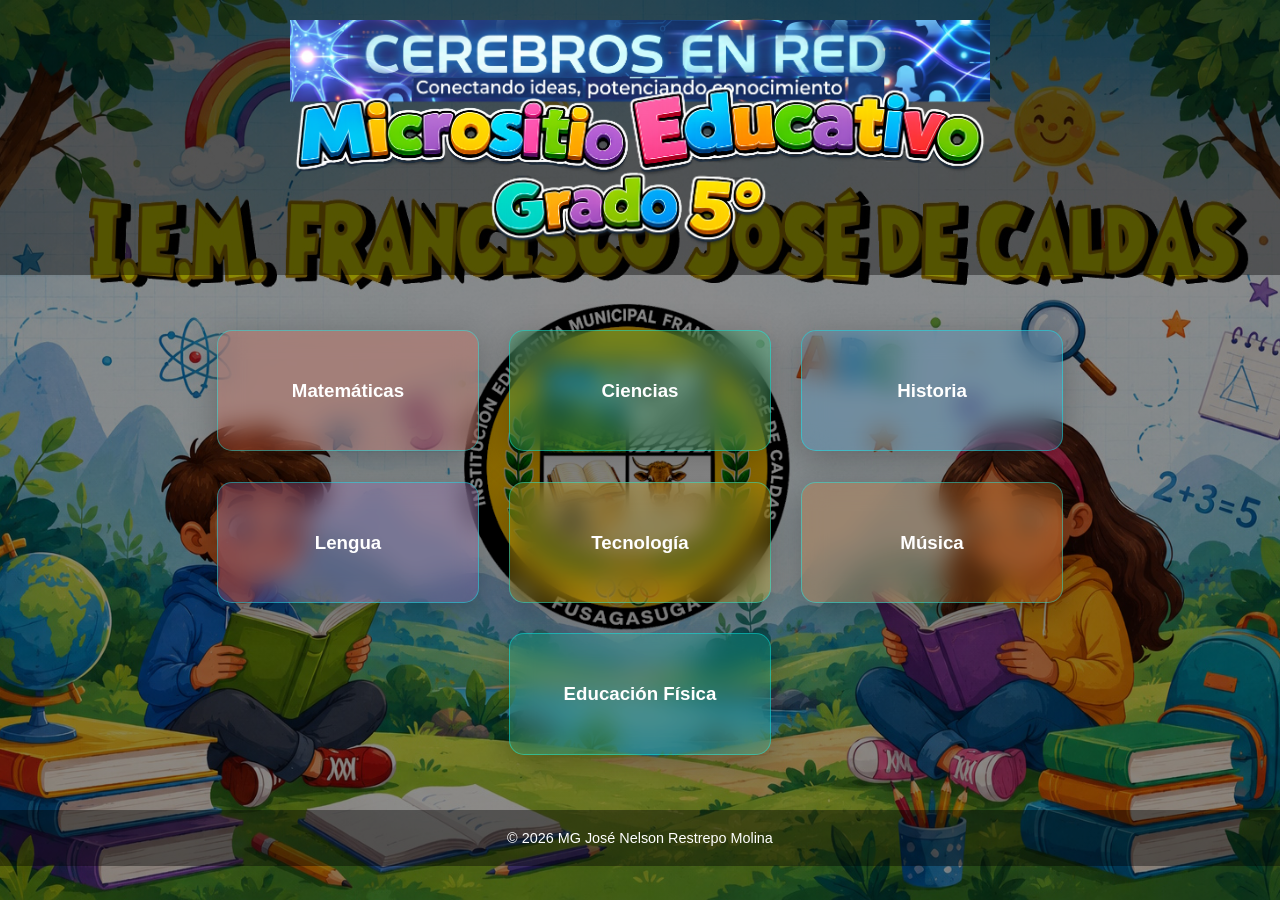
<file: index.html>
﻿<!DOCTYPE html>
<html lang="es">
<head>
  <meta charset="UTF-8">
  <title>Micrositio Educativo</title>
  <link rel="stylesheet" href="css/style.css">
</head>
<body>
  <header><img src="imagenes/title(alt2).png" alt="Micrositio Educativo Grado 5°" class="titulo-img"></header>

  <div class="container">
    <a class="matematicas" href="matematicas.html" onclick="playAndGo(event, 'math', 'JOTA.html')"><h3>Matemáticas</h3></a>
    <a class="ciencias" href="ciencias.html" onclick="playAndGo(event, 'science', 'ciencias.html')"><h3>Ciencias</h3></a>
    <a class="historia" href="historia.html" onclick="playAndGo(event, 'history', 'historia.html')"><h3>Historia</h3></a>
    <a class="lengua" href="lengua.html" onclick="playAndGo(event, 'language', 'lengua.html')"><h3>Lengua</h3></a>
    <a class="tec_inf" href="tec_inf.html" onclick="playAndGo(event, 'tec', 'tec_inf.html')"><h3>Tecnología</h3></a>
    <a class="musica" href="musica.html" onclick="playAndGo(event, 'music', 'musica.html')"><h3>Música</h3></a>
    <a class="deportes" href="deportes.html" onclick="playAndGo(event, 'sports', 'deportes.html')"><h3>Educación Física</h3></a>
  </div>

  <footer>© 2026 MG José Nelson Restrepo Molina</footer>
  <script src="js/scripts.js"></script>
</body>
</html>
</file>
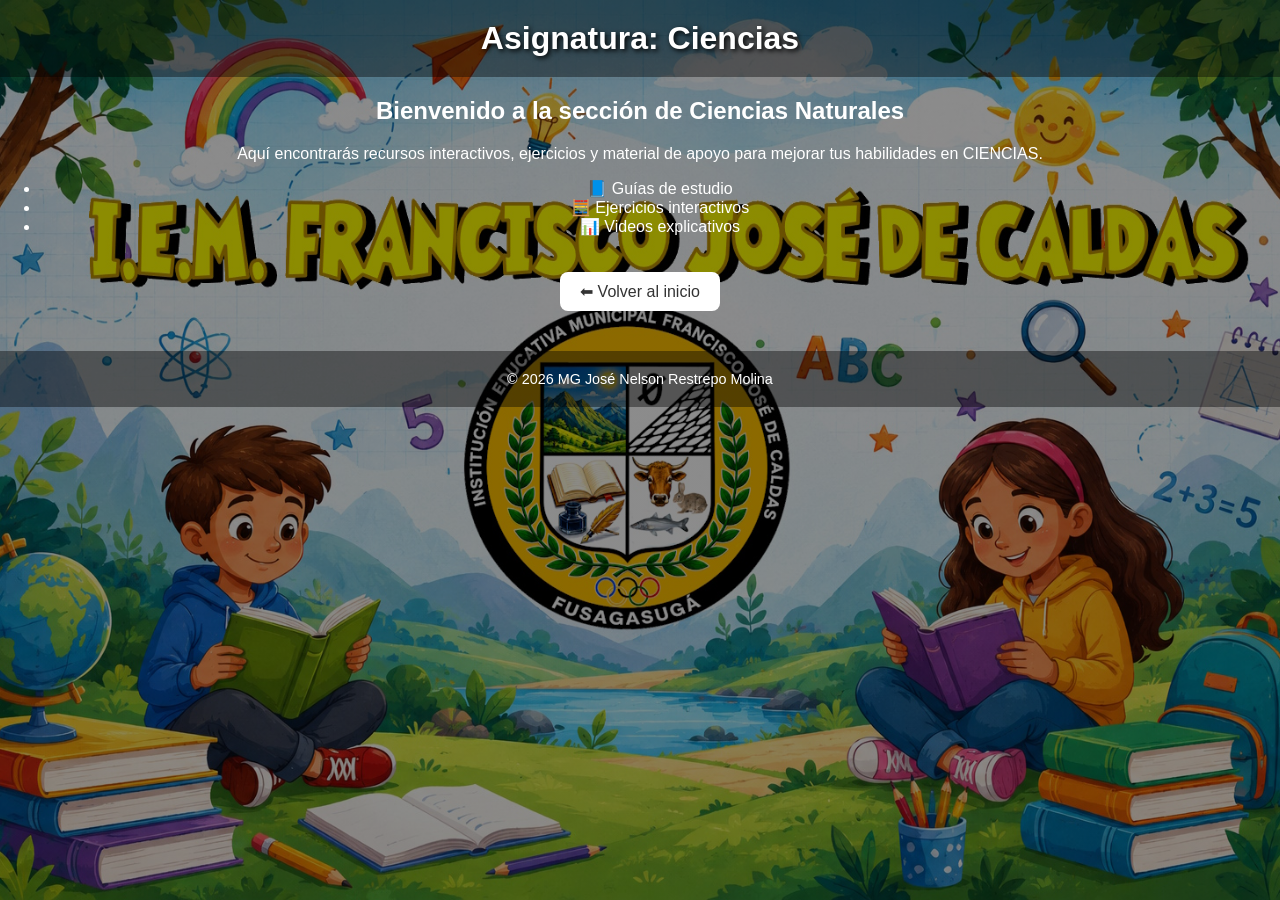
<file: ciencias.html>
<!DOCTYPE html>
<html lang="es">
<head>
  <meta charset="UTF-8">
  <title>Ciencias</title>
  <link rel="stylesheet" href="css/style.css">
</head>
<body>
  <header>Asignatura: Ciencias</header>

  <main>
    <h2>Bienvenido a la sección de Ciencias Naturales</h2>
    <p>Aquí encontrarás recursos interactivos, ejercicios y material de apoyo para mejorar tus habilidades en CIENCIAS.</p>

    <ul>
      <li>📘 Guías de estudio</li>
      <li>🧮 Ejercicios interactivos</li>
      <li>📊 Videos explicativos</li>
    </ul>

    <a class="btn" href="index.html" onclick="playAndGo(event, 'back', 'index.html')">⬅ Volver al inicio</a>
  </main>

  <footer>© 2026 MG José Nelson Restrepo Molina</footer>
  <script src="js/scripts.js"></script>
</body>
</html>
</file>
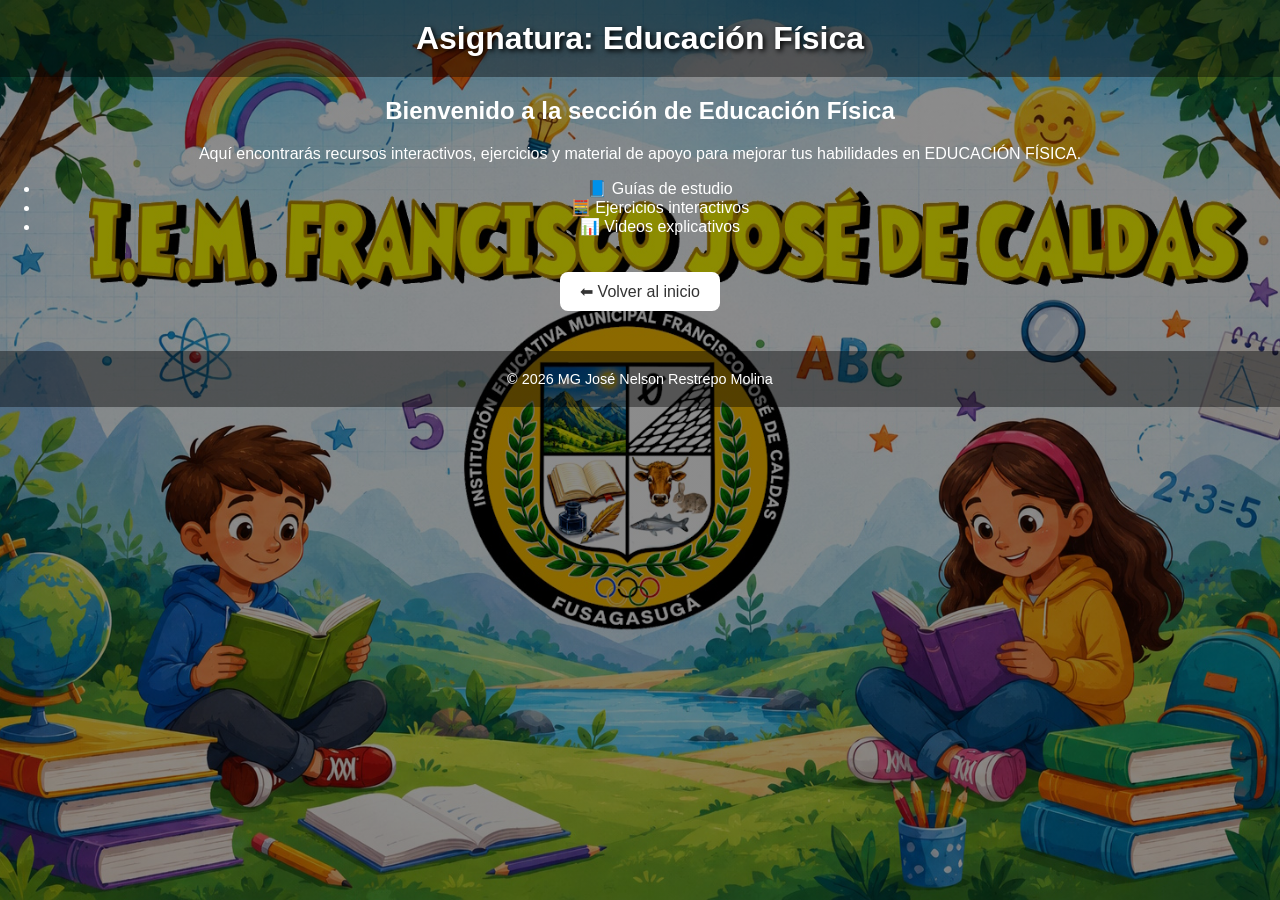
<file: deportes.html>
<!DOCTYPE html>
<html lang="es">
<head>
  <meta charset="UTF-8">
  <title>Educación Física</title>
  <link rel="stylesheet" href="css/style.css">
</head>
<body>
  <header>Asignatura: Educación Física</header>

  <main>
    <h2>Bienvenido a la sección de Educación Física</h2>
    <p>Aquí encontrarás recursos interactivos, ejercicios y material de apoyo para mejorar tus habilidades en EDUCACIÓN FÍSICA.</p>

    <ul>
      <li>📘 Guías de estudio</li>
      <li>🧮 Ejercicios interactivos</li>
      <li>📊 Videos explicativos</li>
    </ul>

    <a class="btn" href="index.html" onclick="playAndGo(event, 'back', 'index.html')">⬅ Volver al inicio</a>
  </main>

  <footer>© 2026 MG José Nelson Restrepo Molina</footer>
  <script src="js/scripts.js"></script>
</body>
</html>
</file>
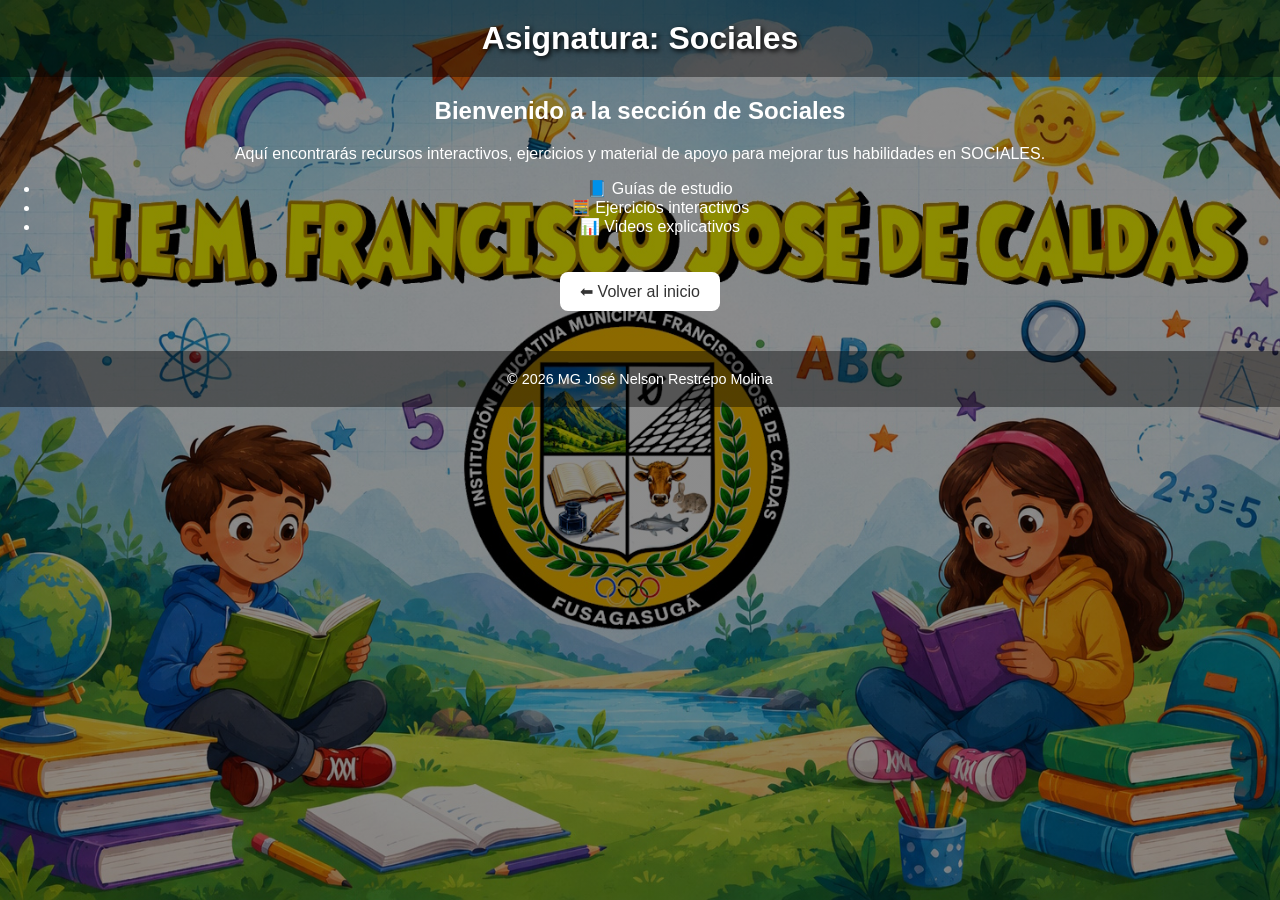
<file: historia.html>
<!DOCTYPE html>
<html lang="es">
<head>
  <meta charset="UTF-8">
  <title>Sociales</title>
  <link rel="stylesheet" href="css/style.css">
</head>
<body>
  <header>Asignatura: Sociales</header>

  <main>
    <h2>Bienvenido a la sección de Sociales</h2>
    <p>Aquí encontrarás recursos interactivos, ejercicios y material de apoyo para mejorar tus habilidades en SOCIALES.</p>

    <ul>
      <li>📘 Guías de estudio</li>
      <li>🧮 Ejercicios interactivos</li>
      <li>📊 Videos explicativos</li>
    </ul>

    <a class="btn" href="index.html" onclick="playAndGo(event, 'back', 'index.html')">⬅ Volver al inicio</a>
  </main>

  <footer>© 2026 MG José Nelson Restrepo Molina</footer>
  <script src="js/scripts.js"></script>
</body>
</html>
</file>
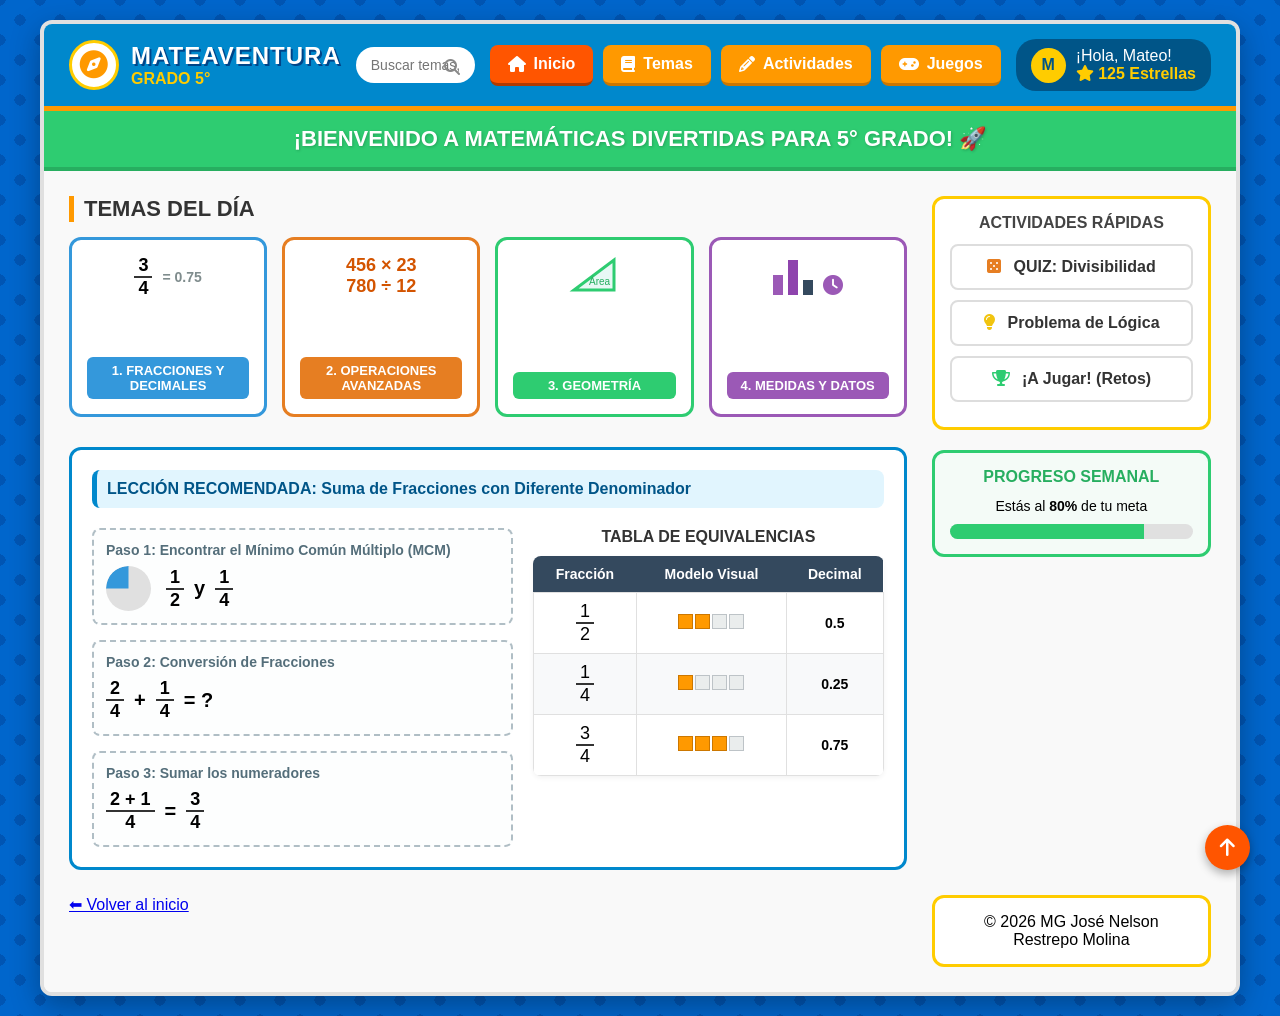
<file: JOTA.html>
﻿<!DOCTYPE html>
<html lang="es">
<head>
    <meta charset="UTF-8">
    <meta name="viewport" content="width=device-width, initial-scale=1.0">
    <title>MateAventura Grado 5</title>
    <link rel="stylesheet" href="https://cdnjs.cloudflare.com/ajax/libs/font-awesome/6.4.0/css/all.min.css">
    <style>
        /* --- ESTILOS GENERALES Y FONDO --- */
        * {
            box-sizing: border-box;
            margin: 0;
            padding: 0;
            font-family: 'Comic Sans MS', 'Chalkboard SE', 'Arial', sans-serif;
        }

        body {
            background-color: #0066cc;
            /* Fondo sutil con patrones geométricos simulados */
            background-image: radial-gradient(#0055b3 20%, transparent 20%),
                              radial-gradient(#0055b3 20%, transparent 20%);
            background-size: 40px 40px;
            background-position: 0 0, 20px 20px;
            padding: 20px;
            display: flex;
            justify-content: center;
        }

        /* --- CONTENEDOR PRINCIPAL DE LA WEB --- */
        .browser-container {
            width: 100%;
            max-width: 1200px;
            background-color: #ffffff;
            border-radius: 12px;
            overflow: hidden;
            box-shadow: 0 10px 30px rgba(0,0,0,0.3);
            border: 4px solid #e0e0e0;
        }

        /* --- ENCABEZADO / NAVBAR SUPERIOR --- */
        .header-navbar {
            background-color: #0088cc;
            padding: 15px 25px;
            display: flex;
            align-items: center;
            justify-content: space-between;
            flex-wrap: wrap;
            gap: 15px;
            border-bottom: 5px solid #ff9900;
        }

        .logo-area {
            display: flex;
            align-items: center;
            gap: 12px;
            color: #ffffff;
        }

        .logo-icon {
            background-color: #ffffff;
            color: #ff9900;
            width: 50px;
            height: 50px;
            border-radius: 50%;
            display: flex;
            align-items: center;
            justify-content: center;
            font-size: 28px;
            border: 3px solid #ffcc00;
        }

        .logo-text h1 {
            font-size: 24px;
            text-shadow: 2px 2px #004488;
            letter-spacing: 1px;
        }

        .logo-text span {
            color: #ffcc00;
            font-weight: bold;
        }

        /* Buscador */
        .search-bar {
            flex: 1;
            max-width: 300px;
            position: relative;
        }

        .search-bar input {
            width: 100%;
            padding: 10px 15px;
            border-radius: 20px;
            border: none;
            outline: none;
            font-size: 14px;
        }

        .search-bar i {
            position: absolute;
            right: 15px;
            top: 12px;
            color: #888;
        }

        /* Menú de Navegación */
        .nav-menu {
            display: flex;
            gap: 10px;
        }

        .nav-btn {
            background-color: #ff9900;
            color: white;
            padding: 10px 18px;
            text-decoration: none;
            border-radius: 8px;
            font-weight: bold;
            display: flex;
            align-items: center;
            gap: 8px;
            transition: transform 0.2s;
            border-bottom: 3px solid #cc7700;
        }

        .nav-btn:hover {
            transform: translateY(-2px);
        }

        .nav-btn.active {
            background-color: #ff5500;
            border-bottom: 3px solid #b33b00;
        }

        /* Perfil de Usuario */
        .user-profile {
            display: flex;
            align-items: center;
            gap: 10px;
            background-color: #005588;
            padding: 8px 15px;
border-radius: 20px;
            color: white;
        }

        .user-avatar {
            width: 35px;
            height: 35px;
            background-color: #ffcc00;
            border-radius: 50%;
            display: flex;
            align-items: center;
            justify-content: center;
            color: #005588;
            font-weight: bold;
        }

        .stars-count {
            color: #ffcc00;
            font-weight: bold;
        }

        /* --- BANNER DE BIENVENIDA --- */
        .welcome-banner {
            background-color: #2ecc71;
            color: white;
            text-align: center;
            padding: 15px;
            font-size: 22px;
            font-weight: bold;
            border-bottom: 4px solid #27ae60;
            text-shadow: 1px 1px 3px rgba(0,0,0,0.2);
        }

        /* --- CUERPO PRINCIPAL (Layout de Rejilla) --- */
        .main-content {
            display: grid;
            grid-template-columns: 3fr 1fr;
            padding: 25px;
            gap: 25px;
            background-color: #f9f9f9;
        }

        @media (max-width: 900px) {
            .main-content {
                grid-template-columns: 1fr;
            }
        }

        /* --- SECCIÓN DE TEMAS (Izquierda) --- */
        .section-title {
            font-size: 22px;
            color: #333;
            margin-bottom: 15px;
            text-transform: uppercase;
            border-left: 5px solid #ff9900;
            padding-left: 10px;
        }

        .grid-themes {
            display: grid;
            grid-template-columns: repeat(auto-fit, minmax(180px, 1fr));
            gap: 15px;
            margin-bottom: 30px;
        }

        .theme-card {
            background: white;
            border: 3px solid #ddd;
            border-radius: 12px;
            padding: 15px;
            text-align: center;
            cursor: pointer;
            transition: all 0.2s;
            display: flex;
            flex-direction: column;
            justify-content: space-between;
            align-items: center;
            min-height: 180px;
        }

        .theme-card:hover {
            transform: scale(1.03);
            box-shadow: 0 5px 15px rgba(0,0,0,0.1);
        }

        /* Variaciones de color para cada tarjeta */
        .card-blue { border-color: #3498db; }
        .card-blue .card-header { background-color: #3498db; }
        .card-orange { border-color: #e67e22; }
        .card-orange .card-header { background-color: #e67e22; }
        .card-green { border-color: #2ecc71; }
        .card-green .card-header { background-color: #2ecc71; }
        .card-purple { border-color: #9b59b6; }
        .card-purple .card-header { background-color: #9b59b6; }

        .card-header {
            width: 100%;
            color: white;
            padding: 6px;
            font-size: 13px;
            font-weight: bold;
            border-radius: 6px;
            margin-top: 10px;
        }

        .card-illustration {
            font-size: 40px;
            margin: 10px 0
color: #444;
        }

        /* --- ÁREA DE LA LECCIÓN / PRÁCTICA --- */
        .lesson-box {
            background: white;
            border: 3px solid #0088cc;
            border-radius: 12px;
            padding: 20px;
        }

        .lesson-header {
            background-color: #e1f5fe;
            color: #005588;
            padding: 10px;
            border-radius: 8px;
            font-weight: bold;
            margin-bottom: 20px;
            border-left: 5px solid #0088cc;
        }

        .lesson-workspace {
            display: grid;
            grid-template-columns: 1.2fr 1fr;
            gap: 20px;
        }

        @media (max-width: 768px) {
            .lesson-workspace {
                grid-template-columns: 1fr;
            }
        }

        /* Pasos de resolución */
        .steps-container {
            display: flex;
            flex-direction: column;
            gap: 15px;
        }

        .step-item {
            background: #fdfefe;
            border: 2px dashed #b0bec5;
            border-radius: 8px;
            padding: 12px;
        }

        .step-title {
            font-weight: bold;
            color: #546e7a;
            margin-bottom: 8px;
            font-size: 14px;
        }

        /* Expresiones Matemáticas visuales */
        .math-flex {
            display: flex;
            align-items: center;
            gap: 10px;
            font-size: 20px;
            font-weight: bold;
        }

        .fraction {
            display: inline-flex;
            flex-direction: column;
            align-items: center;
            text-align: center;
            font-size: 18px;
        }

        .fraction .numerator {
            border-bottom: 2px solid #333;
            padding: 0 4px;
        }

        .fraction .denominator {
            padding: 0 4px;
        }

        /* SVG para gráficos circulares de fracciones */
        .fraction-svg {
            width: 45px;
            height: 45px;
            transform: rotate(-90deg);
            background: #e0e0e0;
            border-radius: 50%;
        }

        /* --- TABLA DE EQUIVALENCIAS --- */
        .table-container {
            width: 100%;
        }

        .table-title {
            font-size: 16px;
            font-weight: bold;
            color: #333;
            margin-bottom: 10px;
            text-align: center;
        }

        .math-table {
            width: 100%;
            border-collapse: collapse;
            background: white;
            border-radius: 8px;
            overflow: hidden;
            box-shadow: 0 2px 5px rgba(0,0,0,0.05);
            font-size: 14px;
        }

        .math-table th {
            background-color: #34495e;
            color: white;
            padding: 10px;
            font-weight: bold;
        }

        .math-table td {
            padding: 8px;
            border: 1px solid #e0e0e0;
            text-align: center;
        }

        .math-table tr:nth-child(even) {
            background-color: #f8f9fa;
        }
/* Bloques de modelo visual dentro de la tabla */
        .visual-block {
            display: inline-block;
            width: 15px;
            height: 15px;
            background-color: #ff9900;
            margin: 1px;
            border: 1px solid #cc7700;
        }
        .visual-block.empty {
            background-color: #eaeded;
            border: 1px solid #bdc3c7;
        }

        /* --- BARRA LATERAL (Derecha) --- */
        .sidebar {
            display: flex;
            flex-direction: column;
            gap: 20px;
        }

        .sidebar-box {
            background: white;
            border: 3px solid #ffcc00;
            border-radius: 12px;
            padding: 15px;
            text-align: center;
        }

        .sidebar-box h3 {
            font-size: 16px;
            color: #444;
            margin-bottom: 12px;
            text-transform: uppercase;
        }

        .side-btn {
            display: block;
            background-color: #fff;
            color: #333;
            border: 2px solid #ddd;
            padding: 12px;
            border-radius: 8px;
            text-decoration: none;
            font-weight: bold;
            margin-bottom: 10px;
            transition: all 0.2s;
        }

        .side-btn:hover {
            background-color: #fffde7;
            border-color: #ffcc00;
            transform: translateX(3px);
        }

        .side-btn i {
            margin-right: 8px;
        }

        /* --- BOTÓN DE VOLVER ARRIBA --- */
        .scroll-top {
            position: fixed;
            bottom: 30px;
            right: 30px;
            background-color: #ff5500;
            color: white;
            width: 45px;
            height: 45px;
            border-radius: 50%;
            display: flex;
            align-items: center;
            justify-content: center;
            text-decoration: none;
            box-shadow: 0 4px 10px rgba(0,0,0,0.3);
            font-size: 20px;
        }

	a.card-link,
	a.card-link:link,
	a.card-link:visited,
	a.card-link:hover,
	a.card-link:active {
		text-decoration: none !important;
		color: inherit !important;
}

a.card-link .card-header {
    text-decoration: none !important;
    color: white !important;
}

    </style>
</head>
<body>

    <div class="browser-container">
        
        <header class="header-navbar">
            <div class="logo-area">
                <div class="logo-icon">
                    <i class="fa-solid fa-compass"></i>
                </div>
                <div class="logo-text">
                    <h1>MATEAVENTURA</h1>
                    <span>GRADO 5°</span>
                </div>
            </div>

            <div class="search-bar">
                <input type="text" placeholder="Buscar temas, juegos...">
                <i class="fa-solid fa-magnifying-glass"></i>
            </div>

            <nav class="nav-menu">
                <a href="Index.html" class="nav-btn active"><i class="fa-solid fa-house"></i> Inicio</a>
                <a href="https://la.ixl.com/matematicas/5-grado" target="_blank" class="nav-btn"><i class="fa-solid fa-book"></i> Temas</a>
                <a href="#" class="nav-btn"><i class="fa-solid fa-pencil"></i> Actividades</a>
                <a href="https://www.cokitos.com/mosaicos-de-dinosaurios-multiplicaciones/play/" target="_blank" class="nav-btn"><i class="fa-solid fa-gamepad"></i> Juegos</a>
            </nav>
 <div class="user-profile">
                <div class="user-avatar">M</div>
                <div>
                    <div>¡Hola, Mateo!</div>
                    <div class="stars-count"><i class="fa-solid fa-star"></i> 125 Estrellas</div>
                </div>
            </div>
        </header>

        <div class="welcome-banner">
            ¡BIENVENIDO A MATEMÁTICAS DIVERTIDAS PARA 5° GRADO! 🚀
        </div>

        <main class="main-content">
            
            <section>
                <h2 class="section-title">Temas del Día</h2>
                
                <div class="grid-themes">
                <a href="https://la.ixl.com/matematicas/5-grado/sumar-fracciones-con-denominadores-diferentes-usando-modelos" target="_blank" class="card-link">    
		    <div class="theme-card card-blue">
                        <div class="math-flex">
                            <div class="fraction"><span class="numerator">3</span><span class="denominator">4</span></div>
                            <span style="font-size:14px; color:#7f8c8d;">= 0.75</span>
                        </div>
                        <div class="card-header">1. FRACCIONES Y DECIMALES</div>
                    </div>
                </a>
		<a href="https://arbolabc.com/juegos-de-sumas/batalla-matematica" target="_blank" class="card-link">
		    <div class="theme-card card-orange">
                        <div style="font-size: 18px; font-weight: bold; color: #d35400;">
                            456 × 23 <br> 780 ÷ 12
                        </div>
                        <div class="card-header">2. OPERACIONES AVANZADAS</div>
                    </div>
		</a>
                <a href="https://la.ixl.com/matematicas/5-grado/medir-y-clasificar-angulos" target="_blank" class="card-link">
		    <div class="theme-card card-green">
                        <svg width="60" height="40">
                            <polygon points="10,35 50,35 50,5" style="fill:#e8f8f5;stroke:#2ecc71;stroke-width:3" />
                            <text x="25" y="30" font-size="10" fill="#27ae60">Área</text>
                        </svg>
		        <div class="card-header">3. GEOMETRÍA</div>
                    </div>
		</a>
		<a href="https://la.ixl.com/matematicas/5-grado/comprender-la-probabilidad" target="_blank" class="card-link">
                    <div class="theme-card card-purple">
                        <div style="display:flex; gap:5px; align-items: flex-end; height: 40px;">
                            <div style="width:10px; height:20px; background:#9b59b6;"></div>
                            <div style="width:10px; height:35px; background:#8e44ad;"></div>
                            <div style="width:10px; height:15px; background:#34495e;"></div>
                            <i class="fa-solid fa-clock" style="font-size: 20px; color: #9b59b6; margin-left: 5px;"></i>
                        </div>
                        <div class="card-header">4. MEDIDAS Y DATOS</div>
                    </div>
                </div>
		</a>
                <div class="lesson-box">
                    <div class="lesson-header">
                        LECCIÓN RECOMENDADA: Suma de Fracciones con Diferente Denominador
                    </div>

                    <div class="lesson-workspace">
                        <div class="steps-container">
                            <div class="step-item">
                                <div class="step-title">Paso 1: Encontrar el Mínimo Común Múltiplo (MCM)</div>
<div style="display: flex; gap: 15px; align-items: center;">
                                    <svg class="fraction-svg">
                                        <path d="M22.5,22.5 L22.5,0 A22.5,22.5 0 0,1 45,22.5 Z" fill="#3498db"/>
                                    </svg>
                                    <div class="math-flex">
                                        <div class="fraction"><span class="numerator">1</span><span class="denominator">2</span></div>
                                        <span>y</span>
                                        <div class="fraction"><span class="numerator">1</span><span class="denominator">4</span></div>
                                    </div>
                                </div>
                            </div>

                            <div class="step-item">
                                <div class="step-title">Paso 2: Conversión de Fracciones</div>
                                <div class="math-flex">
                                    <div class="fraction"><span class="numerator">2</span><span class="denominator">4</span></div>
                                    <span>+</span>
                                    <div class="fraction"><span class="numerator">1</span><span class="denominator">4</span></div>
                                    <span>= ?</span>
                                </div>
                            </div>

                            <div class="step-item">
                                <div class="step-title">Paso 3: Sumar los numeradores</div>
                                <div class="math-flex">
                                    <div class="fraction"><span class="numerator">2 + 1</span><span class="denominator">4</span></div>
                                    <span>=</span>
                                    <div class="fraction"><span class="numerator">3</span><span class="denominator">4</span></div>
                                </div>
                            </div>
                        </div>

                        <div class="table-container">
                            <div class="table-title">TABLA DE EQUIVALENCIAS</div>
                            <table class="math-table">
                                <thead>
                                    <tr>
                                        <th>Fracción</th>
                                        <th>Modelo Visual</th>
                                        <th>Decimal</th>
                                    </tr>
                                </thead>
                                <tbody>
                                    <tr>
                                        <td>
                                            <div class="fraction"><span class="numerator">1</span><span class="denominator">2</span></div>
                                        </td>
                                        <td>
                                            <div class="visual-block"></div><div 
class="visual-block"></div><div class="visual-block empty"></div><div class="visual-block empty"></div>
                                        </td>
                                        <td><strong>0.5</strong></td>
                                    </tr>
                                    <tr>
                                        <td>
                                            <div class="fraction"><span class="numerator">1</span><span class="denominator">4</span></div>
                                        </td>
                                        <td>
                                            <div class="visual-block"></div><div class="visual-block empty"></div><div class="visual-block empty"></div><div class="visual-block empty"></div>
                                        </td>
                                        <td><strong>0.25</strong></td>
                                    </tr>
                                    <tr>
                                        <td>
                                            <div class="fraction"><span class="numerator">3</span><span class="denominator">4</span></div>
                                        </td>
                                        <td>
                                            <div class="visual-block"></div><div class="visual-block"></div><div class="visual-block"></div><div class="visual-block empty"></div>
                                        </td>
                                        <td><strong>0.75</strong></td>
                                    </tr>
                                </tbody>
                            </table>
                        </div>
                    </div>
                </div>
            </section>

            <aside class="sidebar">
                <div class="sidebar-box">
                    <h3>Actividades Rápidas</h3>
                    
                    <a href="https://forms.gle/ETnu7AWX3KvJbGjTA" target="_blank" class="side-btn">
                        <i class="fa-solid fa-dice-five" style="color:#e67e22;"></i> 
                        QUIZ: Divisibilidad
                    </a>
                    
                    <a href="#" class="side-btn">
                        <i class="fa-solid fa-lightbulb" style="color:#f1c40f;"></i> 
                        Problema de Lógica
                    </a>
                    
                    <a href="#" class="side-btn">
                        <i class="fa-solid fa-trophy" style="color:#2ecc71;"></i> 
                        ¡A Jugar! (Retos)
                    </a>
                </div>

                <div class="sidebar-box" style="border-color: #2ecc71; background-color: #f4fbf7;">
                    <h3 style="color: #27ae60;">Progreso Semanal</h3>
                    <div style="font-size: 14px; margin-bottom: 10px;">Estás al <strong>80%</strong> de tu meta</div>
                    <div style="width:100%; background:#e0e0e0; height:15px; border-radius:10px; overflow:hidden;">
                        <div style="width:80%; background:#2ecc71; height:100%;"></div>
                    </div>
                </div>
            </aside>
		<a class="btn" href="index.html" onclick="playAndGo(event, 'back', 'index.html')">⬅ Volver al inicio</a>
		<div class="sidebar-box"; background-color: #e3acd5;
			<footer>© 2026 MG José Nelson Restrepo Molina</footer>
		</div>
        </main>
    </div>
    <a href="#" class="scroll-top">
        <i class="fa-solid fa-arrow-up"></i>
    </a>
</body>
</html>
</file>
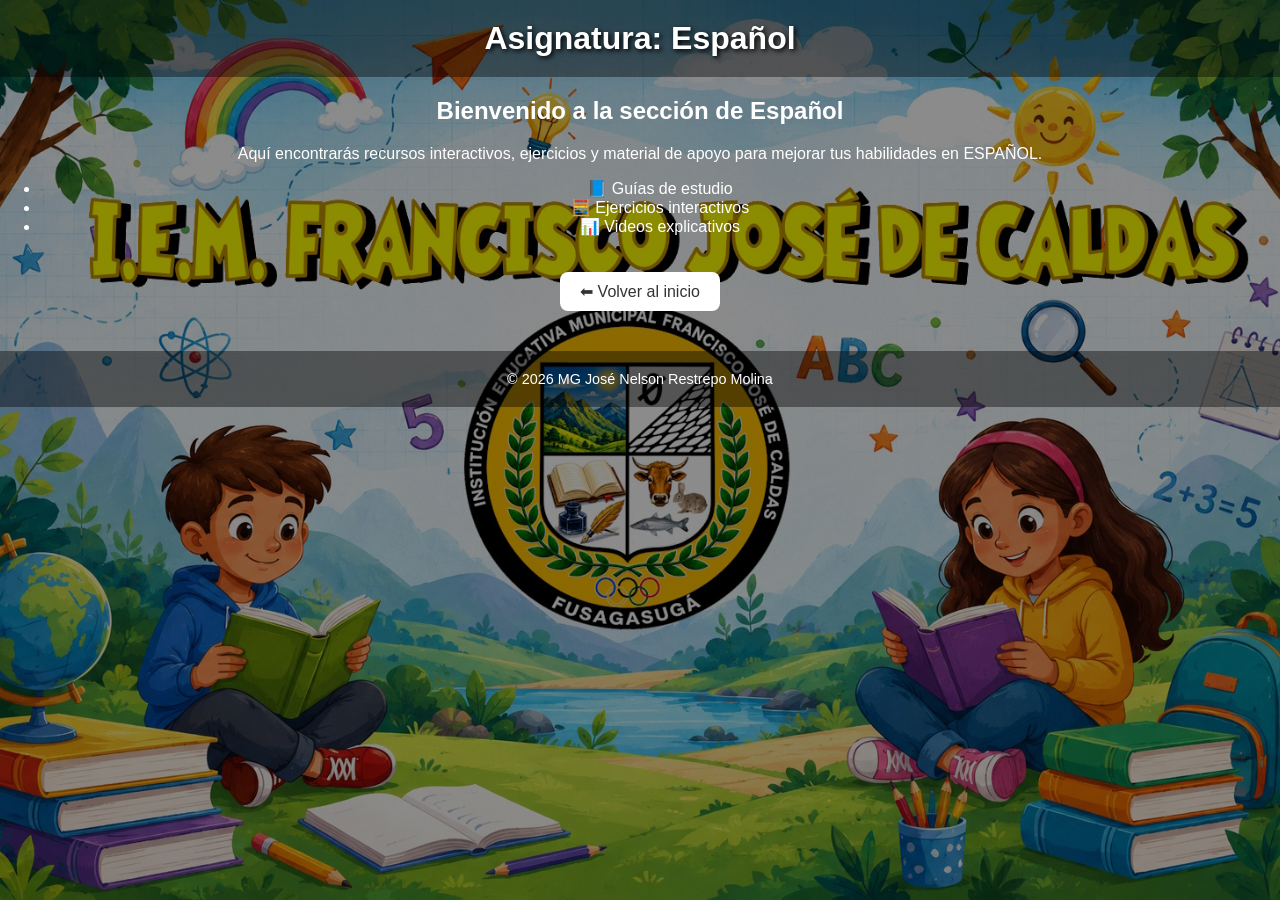
<file: lengua.html>
<!DOCTYPE html>
<html lang="es">
<head>
  <meta charset="UTF-8">
  <title>Español</title>
  <link rel="stylesheet" href="css/style.css">
</head>
<body>
  <header>Asignatura: Español</header>

  <main>
    <h2>Bienvenido a la sección de Español</h2>
    <p>Aquí encontrarás recursos interactivos, ejercicios y material de apoyo para mejorar tus habilidades en ESPAÑOL.</p>

    <ul>
      <li>📘 Guías de estudio</li>
      <li>🧮 Ejercicios interactivos</li>
      <li>📊 Videos explicativos</li>
    </ul>

    <a class="btn" href="index.html" onclick="playAndGo(event, 'back', 'index.html')">⬅ Volver al inicio</a>
  </main>

  <footer>© 2026 MG José Nelson Restrepo Molina</footer>
  <script src="js/scripts.js"></script>
</body>
</html>
</file>
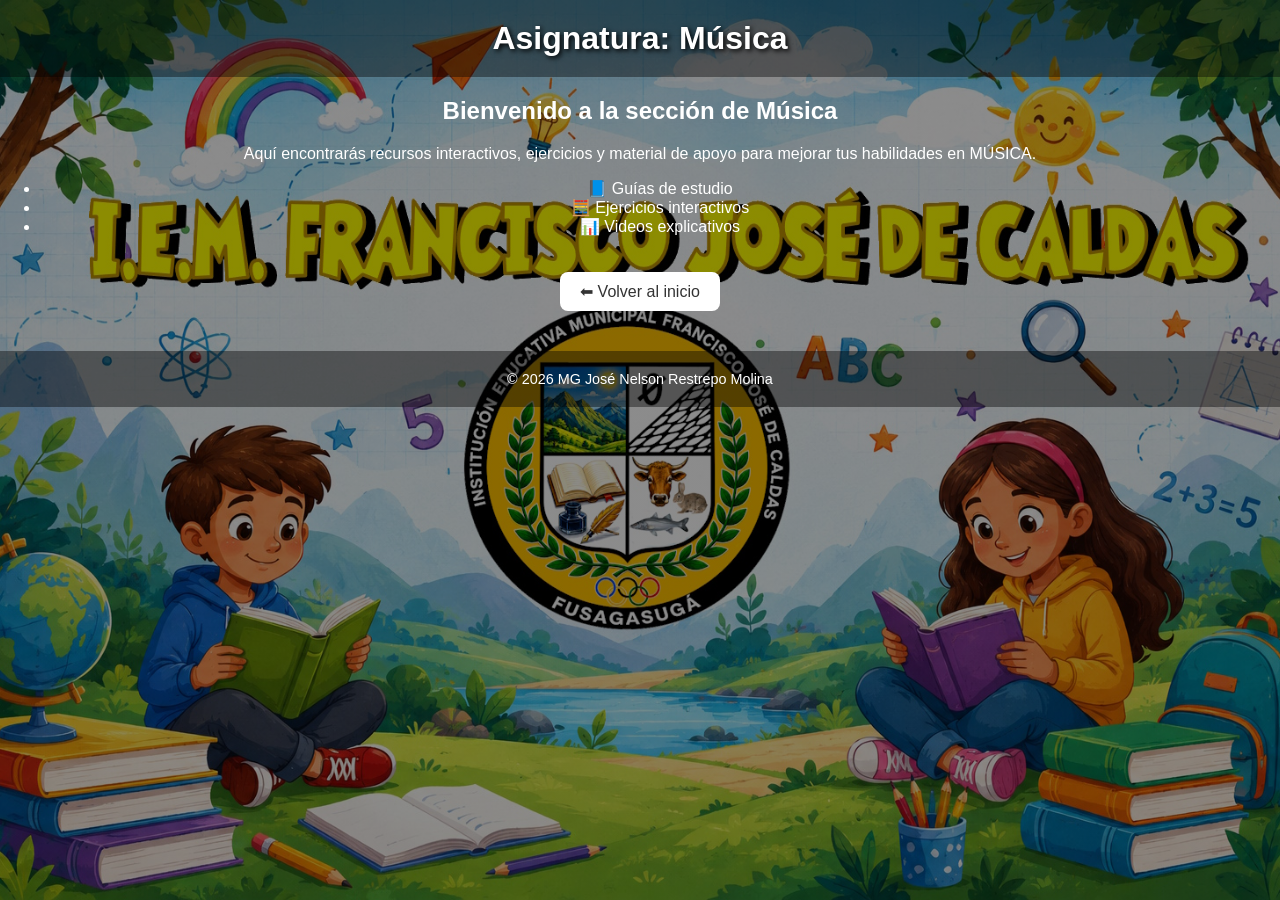
<file: musica.html>
<!DOCTYPE html>
<html lang="es">
<head>
  <meta charset="UTF-8">
  <title>Música</title>
  <link rel="stylesheet" href="css/style.css">
</head>
<body>
  <header>Asignatura: Música</header>

  <main>
    <h2>Bienvenido a la sección de Música</h2>
    <p>Aquí encontrarás recursos interactivos, ejercicios y material de apoyo para mejorar tus habilidades en MÚSICA.</p>

    <ul>
      <li>📘 Guías de estudio</li>
      <li>🧮 Ejercicios interactivos</li>
      <li>📊 Videos explicativos</li>
    </ul>

    <a class="btn" href="index.html" onclick="playAndGo(event, 'back', 'index.html')">⬅ Volver al inicio</a>
  </main>

  <footer>© 2026 MG José Nelson Restrepo Molina</footer>
  <script src="js/scripts.js"></script>
</body>
</html>
</file>
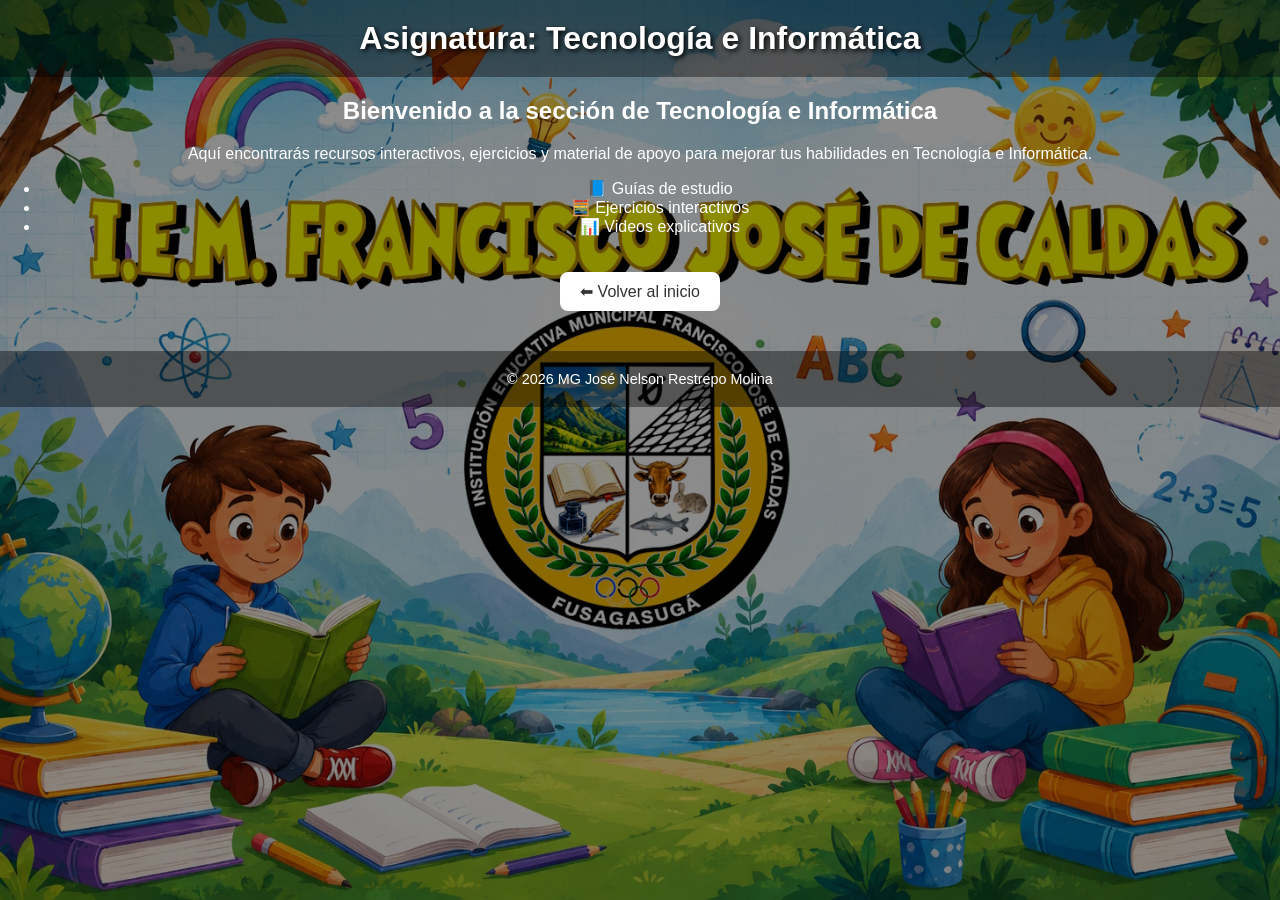
<file: tec_inf.html>
<!DOCTYPE html>
<html lang="es">
<head>
  <meta charset="UTF-8">
  <title>Tecnología e Informática</title>
  <link rel="stylesheet" href="css/style.css">
</head>
<body>
  <header>Asignatura: Tecnología e Informática</header>

  <main>
    <h2>Bienvenido a la sección de Tecnología e Informática</h2>
    <p>Aquí encontrarás recursos interactivos, ejercicios y material de apoyo para mejorar tus habilidades en Tecnología e Informática.</p>

    <ul>
      <li>📘 Guías de estudio</li>
      <li>🧮 Ejercicios interactivos</li>
      <li>📊 Videos explicativos</li>
    </ul>

    <a class="btn" href="index.html" onclick="playAndGo(event, 'back', 'index.html')">⬅ Volver al inicio</a>
  </main>

  <footer>© 2026 MG José Nelson Restrepo Molina</footer>
  <script src="js/scripts.js"></script>
</body>
</html>
</file>
<file: css/style.css>
﻿body {
  font-family: 'Segoe UI', sans-serif;
  margin: 0;
/* El valor 0.45 puede aumentarse a 0.6 o 0.7 si necesitas oscurecer más el fondo. */
  background:
    linear-gradient(
      rgba(0,0,0,0.45),
      rgba(0,0,0,0.45)
    ),
    url("../imagenes/fondo.jpg");
  background-size: cover;
  background-repeat: no-repeat;
  background-position: center;
  background-repeat: no-repeat;
  background-attachment: fixed;
  color: #fff;
  text-align: center;
  margin: 0;
  min-height: 100vh;
}

/* Mejorar el contraste del título */
header {
  padding: 20px;
  background: rgba(0,0,0,0.4);
  text-shadow: 2px 2px 5px black;
  font-size: 2em;
  font-weight: bold;
  animation: fadeInDown 1.5s ease;
}

.titulo-img {
    max-width: 700px;
    width: 90%;
    height: auto;
}

.container {
  display: flex;
  flex-wrap: wrap;
  justify-content: center;
  margin: 40px auto;
  max-width: 1000px;
}

/* Hacer más visibles las tarjetas */
.matematicas {
  background: rgba(255, 99, 71, 0.25);
  backdrop-filter: blur(12px);
/* Agregar desenfoque detrás de las tarjetas (efecto moderno) */
  -webkit-backdrop-filter: blur(12px);
  border: 1px solid rgba(0, 255, 255, 0.4);
  border-radius: 15px;
  margin: 15px;
  padding: 30px;
  width: 200px;
  color: white;
  text-decoration: none;
  cursor: pointer;
  transition: all 0.3s ease;
  box-shadow: 0 8px 32px rgba(0, 0, 0, 0.25);
}

.ciencias {
  background: rgba(46, 204, 113, 0.25);
  backdrop-filter: blur(12px);
  -webkit-backdrop-filter: blur(12px);
  border: 1px solid rgba(0, 255, 255, 0.4);
  border-radius: 15px;
  margin: 15px;
  padding: 30px;
  width: 200px;
  color: white;
  text-decoration: none;
  cursor: pointer;
  transition: all 0.3s ease;
  box-shadow: 0 8px 32px rgba(0, 0, 0, 0.25);
}

.historia {
  background: rgba(52, 152, 219, 0.25);
  backdrop-filter: blur(12px);
  -webkit-backdrop-filter: blur(12px);
  border: 1px solid rgba(0, 255, 255, 0.4);
  border-radius: 15px;
  margin: 15px;
  padding: 30px;
  width: 200px;
  color: white;
  text-decoration: none;
  cursor: pointer;
  transition: all 0.3s ease;
  box-shadow: 0 8px 32px rgba(0, 0, 0, 0.25);
}

.lengua {
  background: rgba(155, 89, 182, 0.25);
  backdrop-filter: blur(12px);
  -webkit-backdrop-filter: blur(12px);
  border: 1px solid rgba(0, 255, 255, 0.4);
  border-radius: 15px;
  margin: 15px;
  padding: 30px;
  width: 200px;
  color: white;
  text-decoration: none;
  cursor: pointer;
  transition: all 0.3s ease;
  box-shadow: 0 8px 32px rgba(0, 0, 0, 0.25);
}

.tec_inf {
  background: rgba(241, 196, 15, 0.25);
  backdrop-filter: blur(12px);
  -webkit-backdrop-filter: blur(12px);
  border: 1px solid rgba(0, 255, 255, 0.4);
  border-radius: 15px;
  margin: 15px;
  padding: 30px;
  width: 200px;
  color: white;
  text-decoration: none;
  cursor: pointer;
  transition: all 0.3s ease;
  box-shadow: 0 8px 32px rgba(0, 0, 0, 0.25);
}

.musica {
  background: rgba(230, 126, 34, 0.25);
  backdrop-filter: blur(12px);
  -webkit-backdrop-filter: blur(12px);
  border: 1px solid rgba(0, 255, 255, 0.4);
  border-radius: 15px;
  margin: 15px;
  padding: 30px;
  width: 200px;
  color: white;
  text-decoration: none;
  cursor: pointer;
  transition: all 0.3s ease;
  box-shadow: 0 8px 32px rgba(0, 0, 0, 0.25);
}

.deportes {
  background: rgba(26, 188, 156, 0.25);
  backdrop-filter: blur(12px);
  -webkit-backdrop-filter: blur(12px);
  border: 1px solid rgba(0, 255, 255, 0.4);
  border-radius: 15px;
  margin: 15px;
  padding: 30px;
  width: 200px;
  color: white;
  text-decoration: none;
  cursor: pointer;
  transition: all 0.3s ease;
  box-shadow: 0 8px 32px rgba(0, 0, 0, 0.25);
}

.matematicas:hover {
  transform: translateY(-5px) scale(1.05);
  background: rgba(255, 99, 71, 0.55);
  box-shadow: 0 12px 40px rgba(0, 0, 0, 0.35);
}

.ciencias:hover {
  transform: translateY(-5px) scale(1.05);
  background: rgba(46, 204, 113, 0.55);
  box-shadow: 0 12px 40px rgba(0, 0, 0, 0.35);
}

.historia:hover {
  transform: translateY(-5px) scale(1.05);
  background: rgba(52, 152, 219, 0.55);
  box-shadow: 0 12px 40px rgba(52, 152, 219, 0.45);
}

.lengua:hover {
  transform: translateY(-5px) scale(1.05);
  background: rgba(155, 89, 182, 0.55);
  box-shadow: 0 12px 40px rgba(0, 0, 0, 0.35);
}

.tec_inf:hover {
  transform: translateY(-5px) scale(1.05);
  background: rgba(241, 196, 15, 0.55);
  box-shadow: 0 12px 40px rgba(0, 0, 0, 0.35);
}

.musica:hover {
  transform: translateY(-5px) scale(1.05);
  background: rgba(230, 126, 34, 0.55);
  box-shadow: 0 12px 40px rgba(0, 0, 0, 0.35);
}

.deportes:hover {
  transform: translateY(-5px) scale(1.05);
  background: rgba(26, 188, 156, 0.55);
  box-shadow: 0 12px 40px rgba(0, 0, 0, 0.35);
}

/* Para los títulos de las tarjetas */
.card h3 {
  margin: 0;
  text-shadow: 2px 2px 4px rgba(0,0,0,0.7);
}

.card-link {
    text-decoration: none;
    color: inherit;
    display: inline-block;
}

.card-link:link,
.card-link:visited,
.card-link:hover,
.card-link:active {
    text-decoration: none;
    color: inherit;
}

.btn {
  display: inline-block;
  margin-top: 20px;
  padding: 10px 20px;
  background: #fff;
  color: #333;
  border-radius: 8px;
  text-decoration: none;
  transition: background 0.3s;
}

.btn:hover {
  background: #ddd;
}

footer {
  margin-top: 40px;
  padding: 20px;
  background: rgba(0,0,0,0.4);
  font-size: 0.9em;
}

@keyframes fadeInDown {
  from { opacity: 0; transform: translateY(-50px); }
  to { opacity: 1; transform: translateY(0); }
}

@keyframes fadeInUp {
  from { opacity: 0; transform: translateY(50px); }
  to { opacity: 1; transform: translateY(0); }
}
</file>
